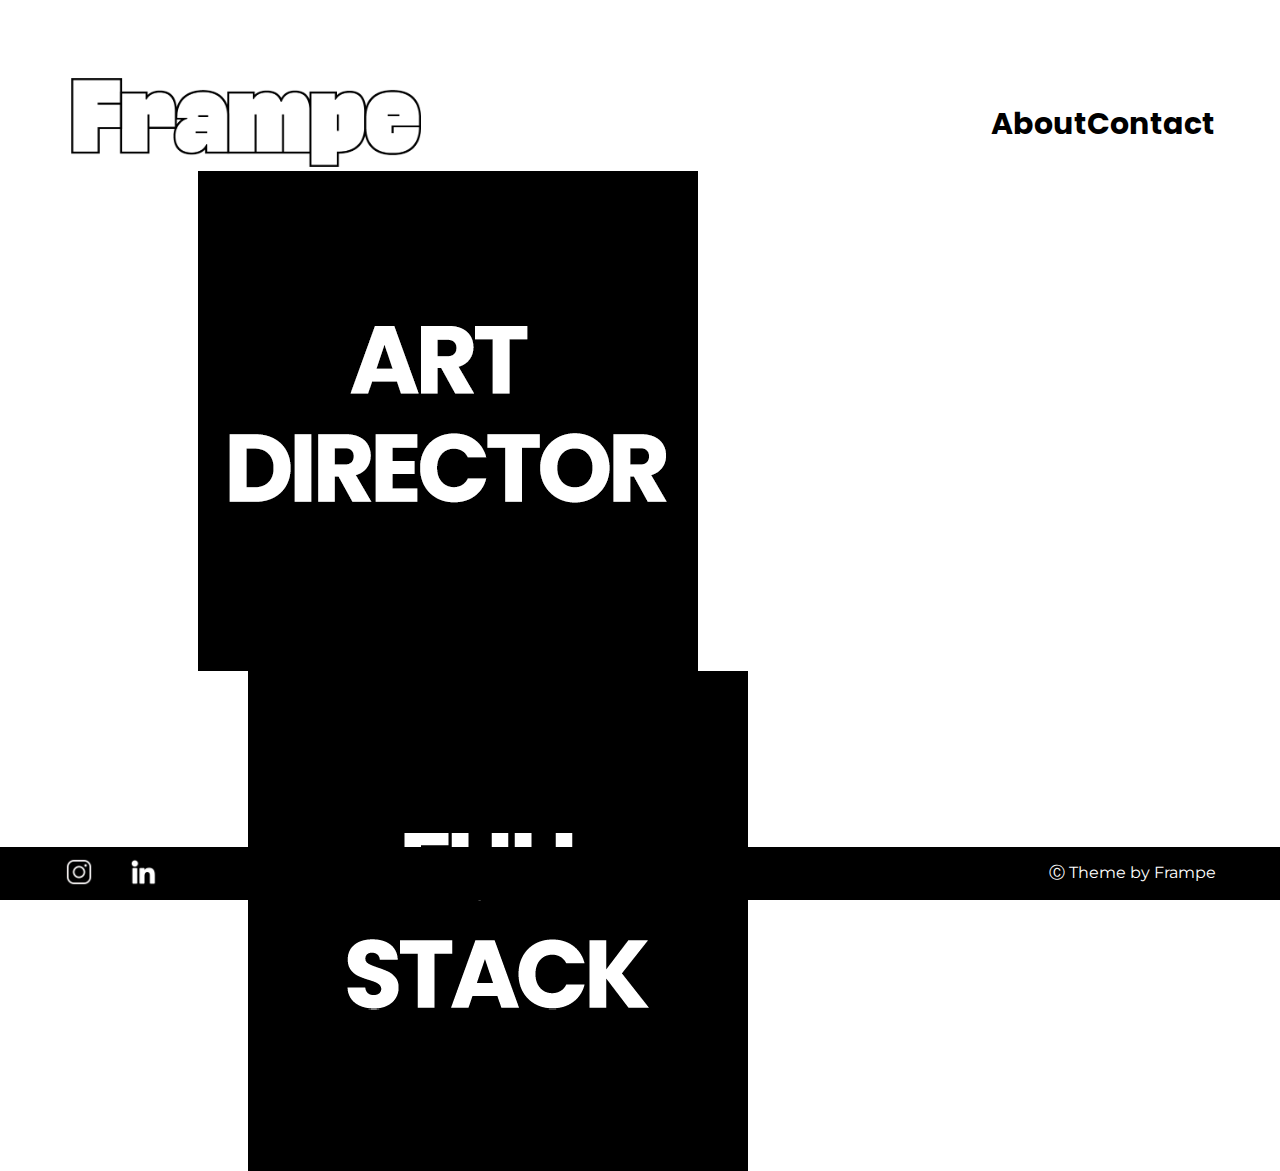
<file: index.html>
<!DOCTYPE html>
<html lang="en">
<head>
    <meta charset="UTF-8">
    <meta http-equiv="X-UA-Compatible" content="IE=edge">
    <meta name="viewport" content="width=device-width, initial-scale=1.0">
    <meta name="author" content="Frampe">
    <meta name="keywords" content="portfolio, director de arte, full stack, desarollador web">
    <title>byFrampe</title>
    <link rel="stylesheet" href="style.css">
    <link rel="shortcut icon" href="./assets/imagenes/favicon.png" type="favicon">
</head>

<body>
    <header class="header">
        <a href="index.html"><img src="./assets/imagenes/logo.png" alt="logo" class="logo"></a>
        <nav class="nav">
            <a href="./pages/storage.html" class="ocultar">Storage</a>
            <a href="./pages/about.html">About</a>
            <a href="./pages/contact.html">Contact</a>
        </nav>
    </header>
   
    <main class="profesiones">
        <section class="art-director">
            <a href="./pages/artDirector.html"><div class="art_director"></div></a>
        </section>
        
        <section class="full-stack">
            <a href="https://github.com/Frampee"><div class="full_stack"></div></a>
        </section>
    </main>
  
    <div id="footer">
        <footer class="footer">

            <section class="redes_sociales">
                <a href="https://www.instagram.com/frampee/"><img src="./assets/imagenes/instagram.png" alt="icono_instagram" class="icono_instagram"></a>
                <a href="http://www.linkedin.com/in/francisco-javier-fernández-sánchez-724993170"><img src="./assets/imagenes/linkedin.png" alt="icono_linkedin" class="icono_linkedin"></a>
            </section>

            <section class="copyrights">
                <p>&#9400 Theme by Frampe</p>
            </section>
            
        </footer>
    </div>
</body>
</html>
</file>
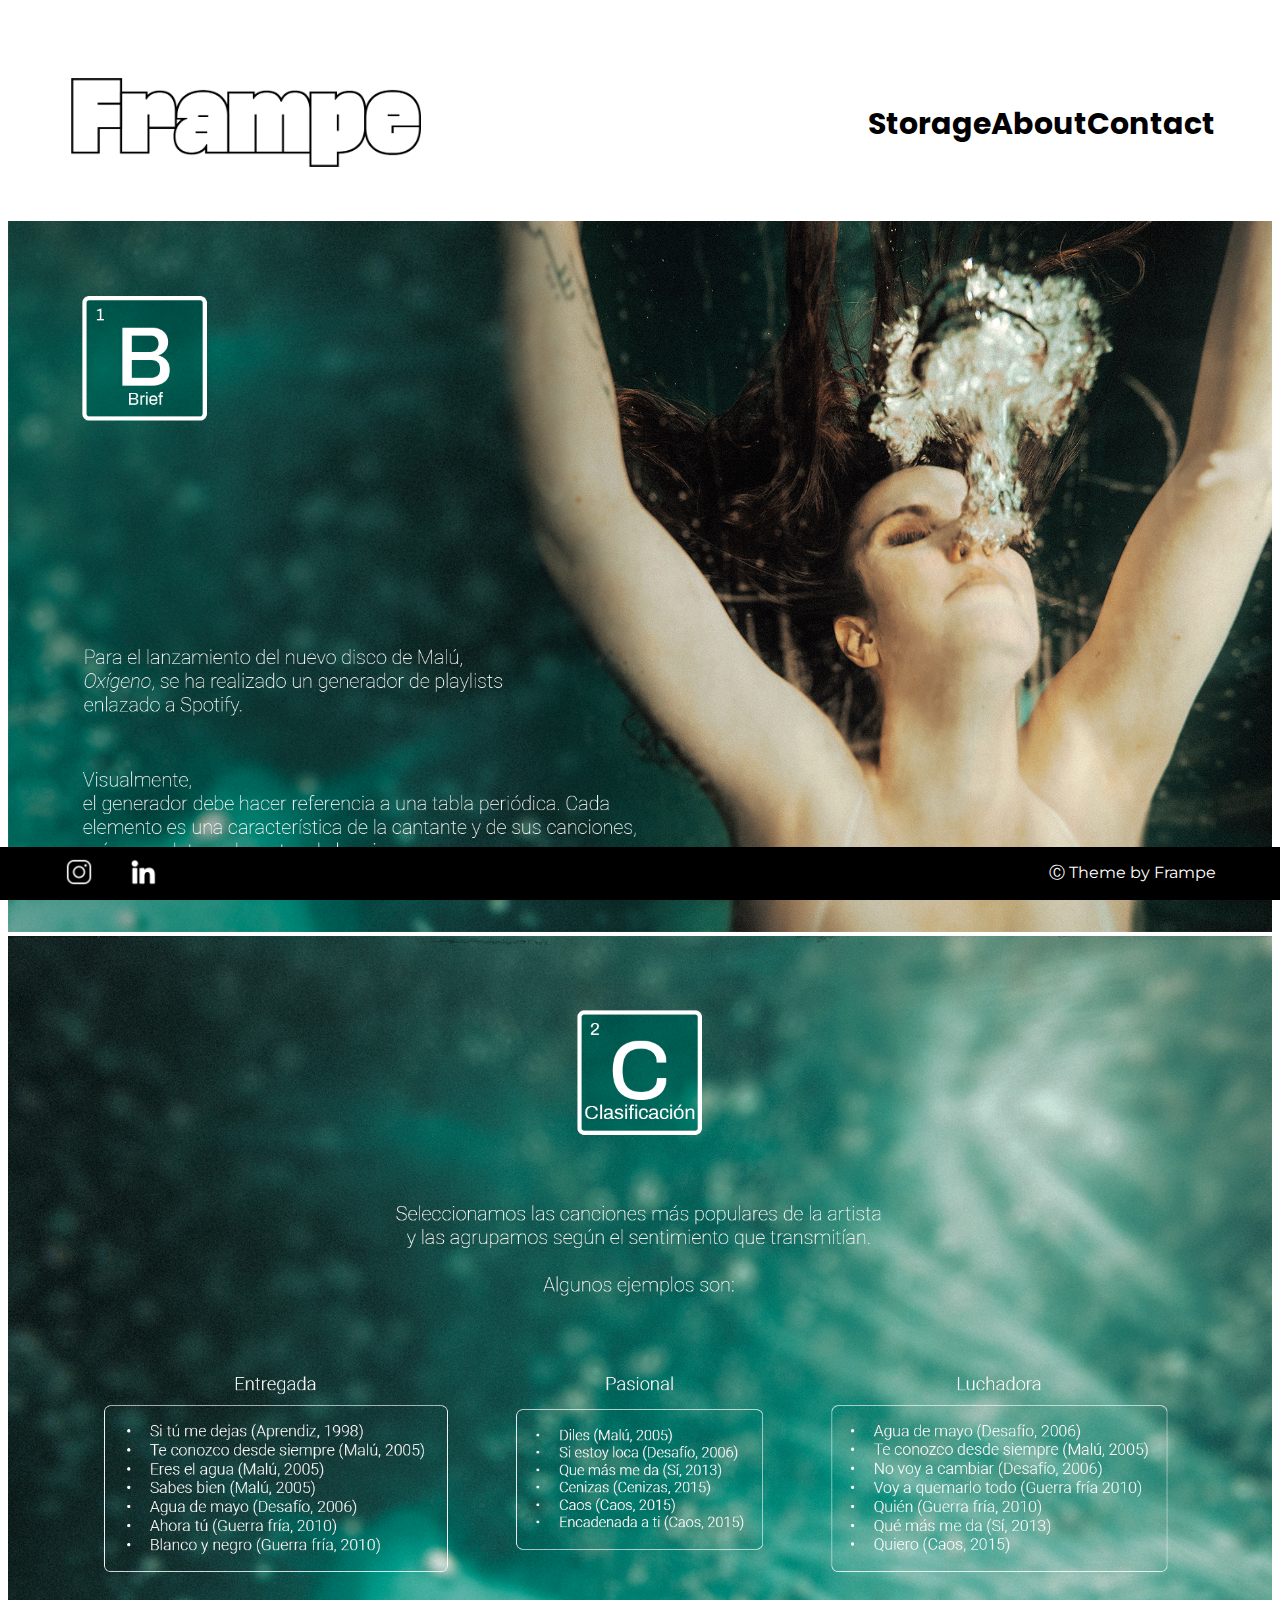
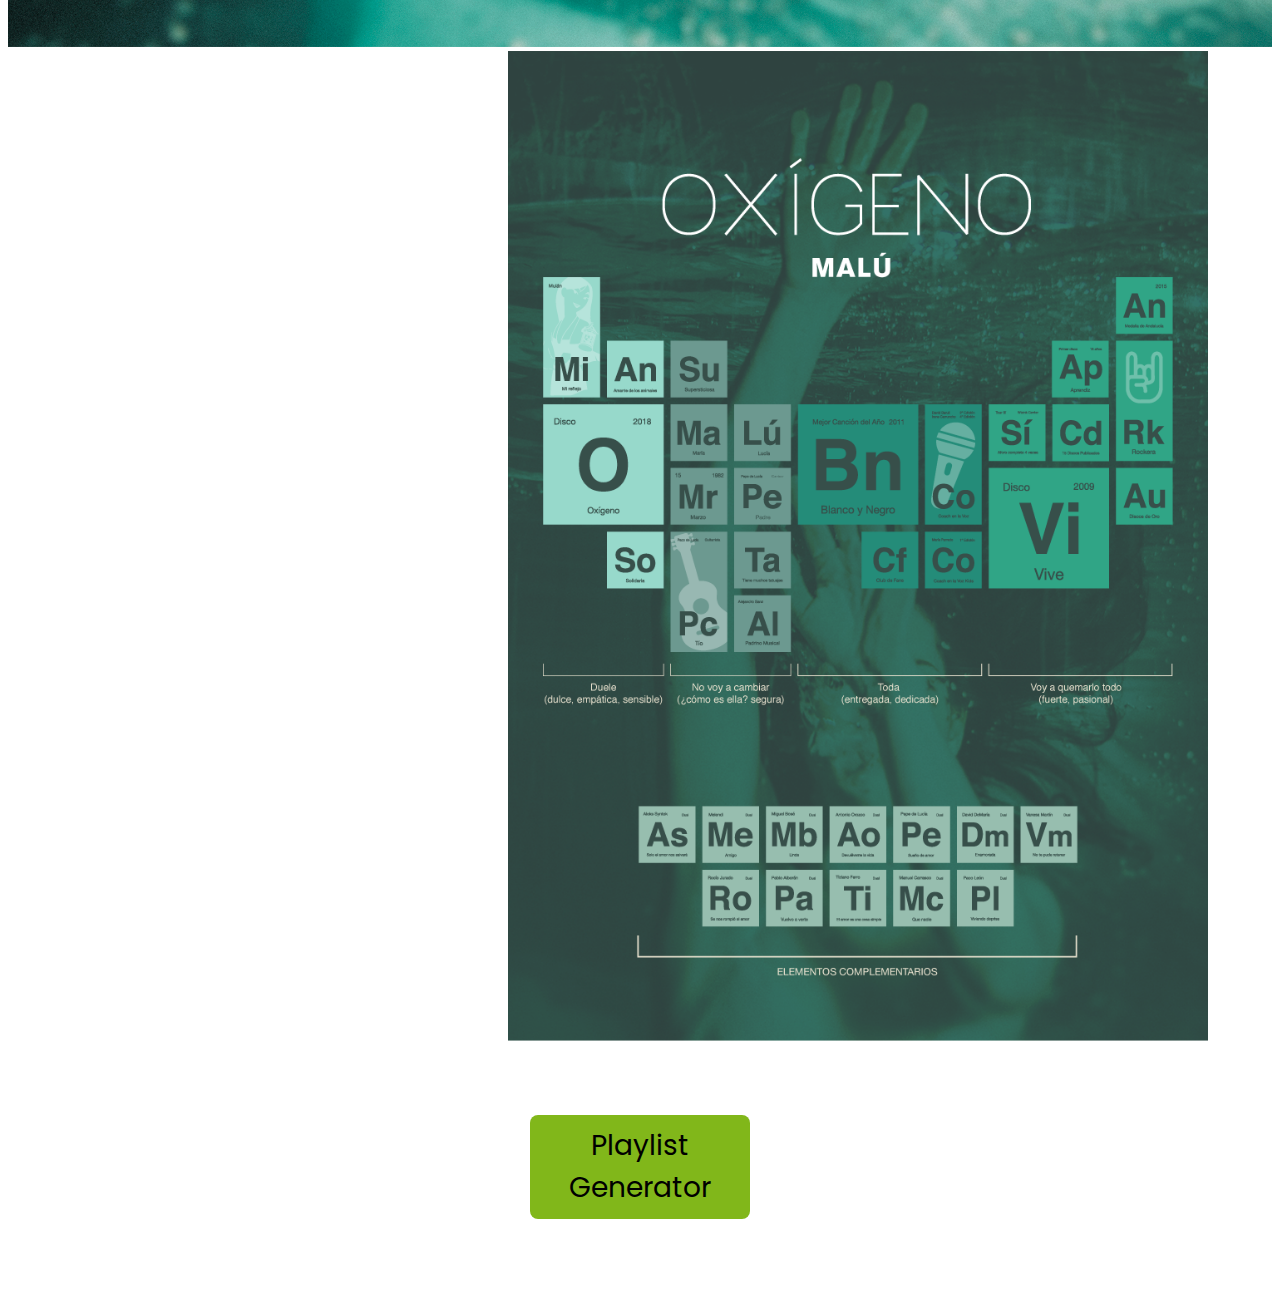
<file: pages/sony.html>
<!DOCTYPE html>
<html lang="en">
<head>
    <meta charset="UTF-8">
    <meta http-equiv="X-UA-Compatible" content="IE=edge">
    <meta name="viewport" content="width=device-width, initial-scale=1.0">
    <title>byFrampe</title>
    <link rel="stylesheet" href="../style.css">
    <link rel="shortcut icon" href="../assets/imagenes/favicon.png" type="favicon">
</head>

<body>
    <header class="header">
        <a href="../index.html"><img src="../assets/imagenes/logo.png" alt="logo" class="logo"></a>
        <nav class="nav">
            <a href="./storage.html">Storage</a>
            <a href="./about.html">About</a>
            <a href="./contact.html">Contact</a>
        </nav>
    </header>

    <section class="sony_board"> 
        <div class="sony_board_1">
            <img src="../assets/imagenes/sony_1.png">
        </div>
        <div class="sony_board_2">
            <img src="../assets/imagenes/sony_2.png">
        </div>
        <div class="sony_board_3">
            <img src="../assets/imagenes/sony_3.png">
        </div>
    </section>
    
    <section class="button">
        <a href="https://www.maluoxigeno.com/">Playlist Generator</a>
    </section>

    <div id="footer">
        <footer class="footer">

            <section class="redes_sociales">
                <a href="https://www.instagram.com/frampee/"><img src="/assets/imagenes/instagram.png" alt="icono_instagram" class="icono_instagram"></a>
                <a href="http://www.linkedin.com/in/francisco-javier-fernández-sánchez-724993170"><img src="/assets/imagenes/linkedin.png" alt="icono_linkedin" class="icono_linkedin"></a>
            </section>

            <section class="copyrights">
                <p>&#9400 Theme by Frampe</p>
            </section>
            
        </footer>
    </div>
</body>
</html>
</file>
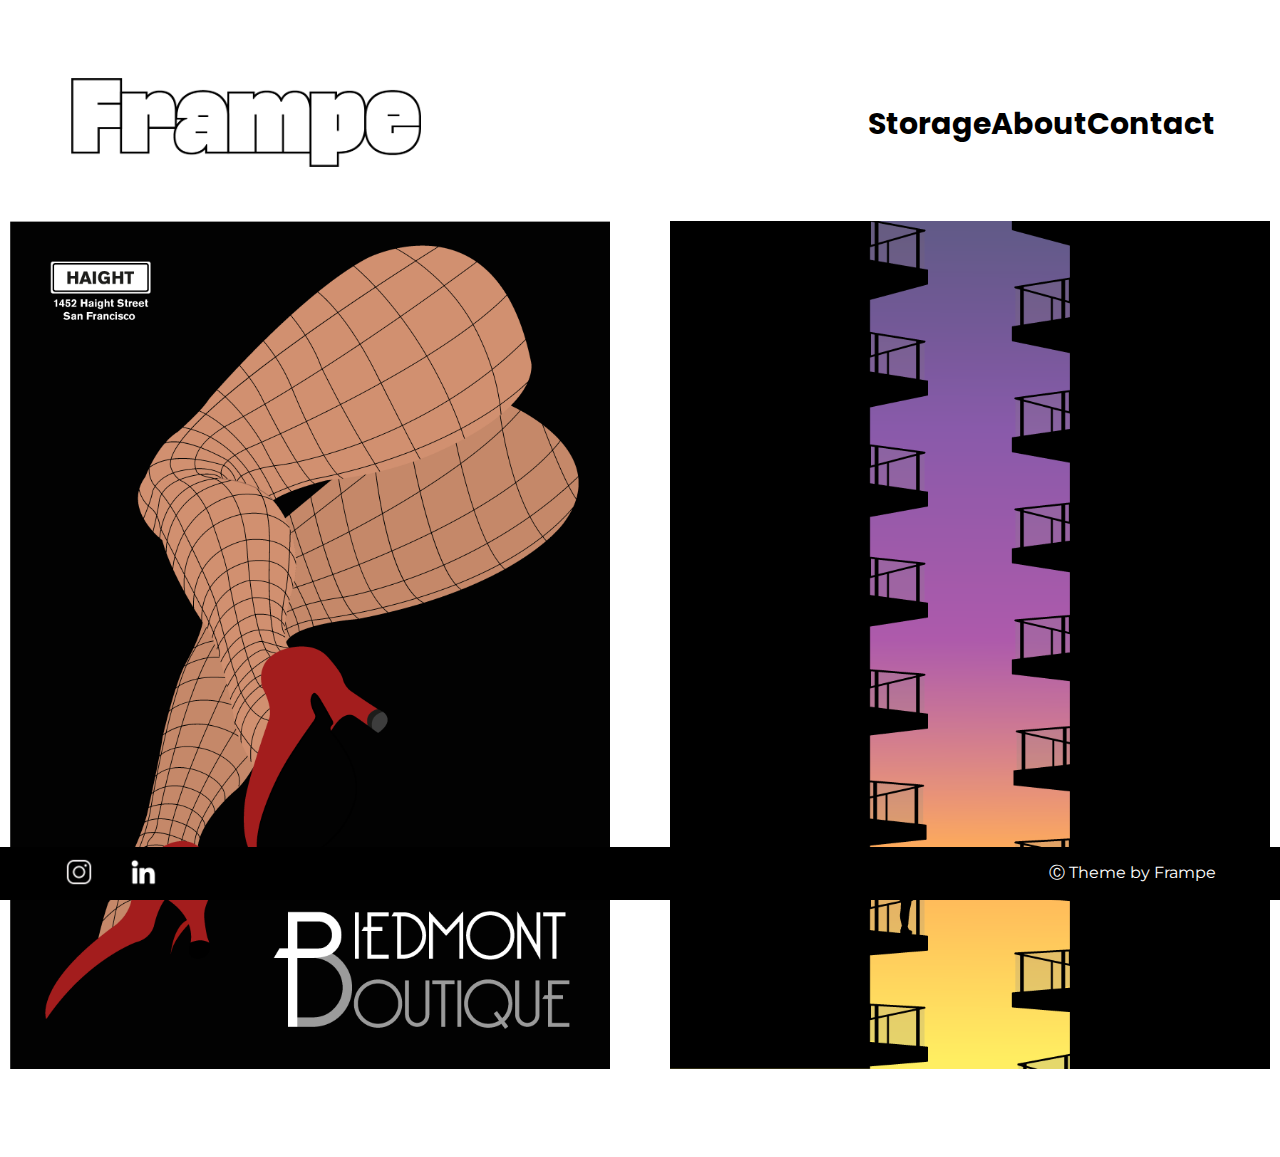
<file: pages/storage.html>
<!DOCTYPE html>
<html lang="en">
<head>
    <meta charset="UTF-8">
    <meta http-equiv="X-UA-Compatible" content="IE=edge">
    <meta name="viewport" content="width=device-width, initial-scale=1.0">
    <title>byFrampe</title>
    <link rel="stylesheet" href="../style.css">
    <link rel="shortcut icon" href="../assets/imagenes/favicon.png" type="favicon">
</head>

<body>
    <header class="header">
        <a href="../index.html"><img src="../assets/imagenes/logo.png" alt="logo" class="logo"></a>
        <nav class="nav">
            <a href="./storage.html">Storage</a>
            <a href="./about.html">About</a>
            <a href="./contact.html">Contact</a>
        </nav>
    </header>

    <div class="storage">
        <img src="../assets/imagenes/legs.png" alt="legs">
        <img src="../assets/imagenes/windows.png" alt="windows">
    </div>

    <div id="footer">
        <footer class="footer">

            <section class="redes_sociales">
                <a href="https://www.instagram.com/frampee/"><img src="../assets/imagenes/instagram.png" alt="icono_instagram" class="icono_instagram"></a>
                <a href="http://www.linkedin.com/in/francisco-javier-fernández-sánchez-724993170"><img src="../assets/imagenes/linkedin.png" alt="icono_linkedin" class="icono_linkedin"></a>
            </section>

            <section class="copyrights">
                <p>&#9400 Theme by Frampe</p>
            </section>
            
        </footer>
    </div>
</body>
</html>
</file>
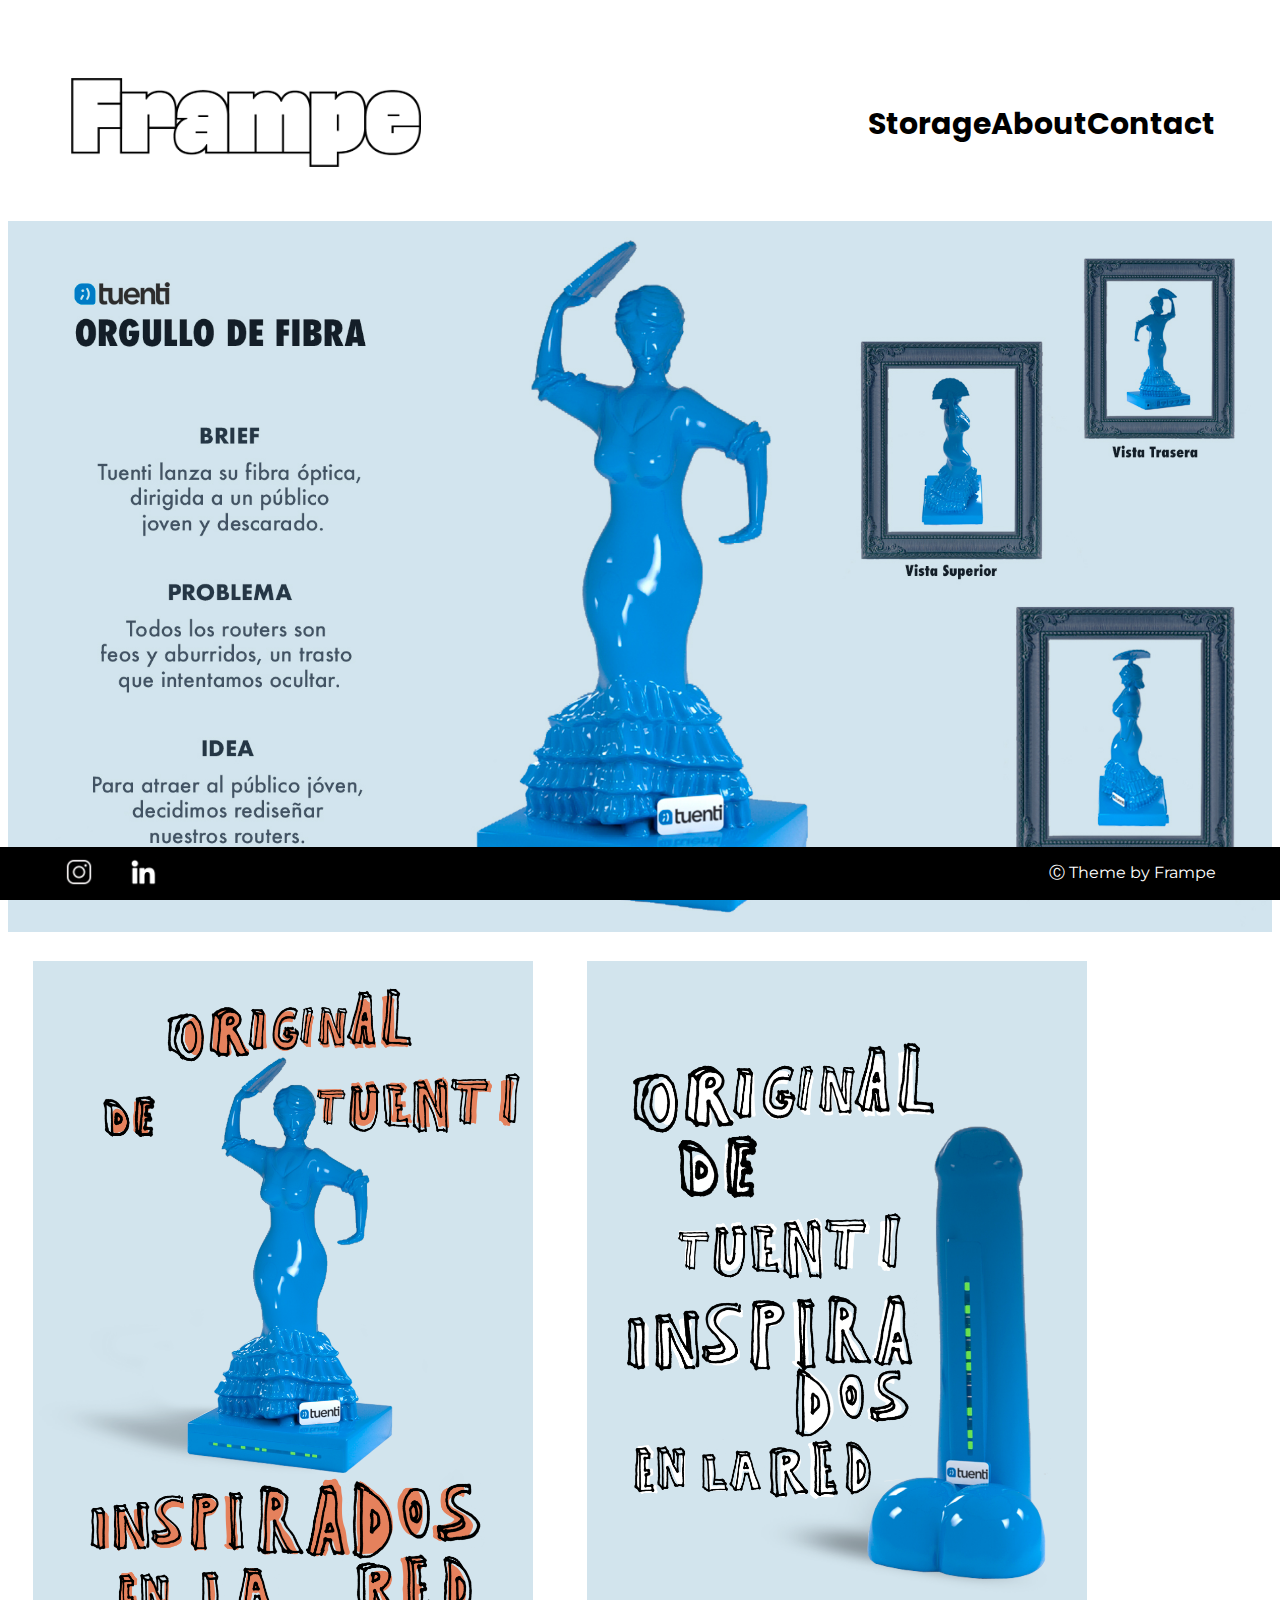
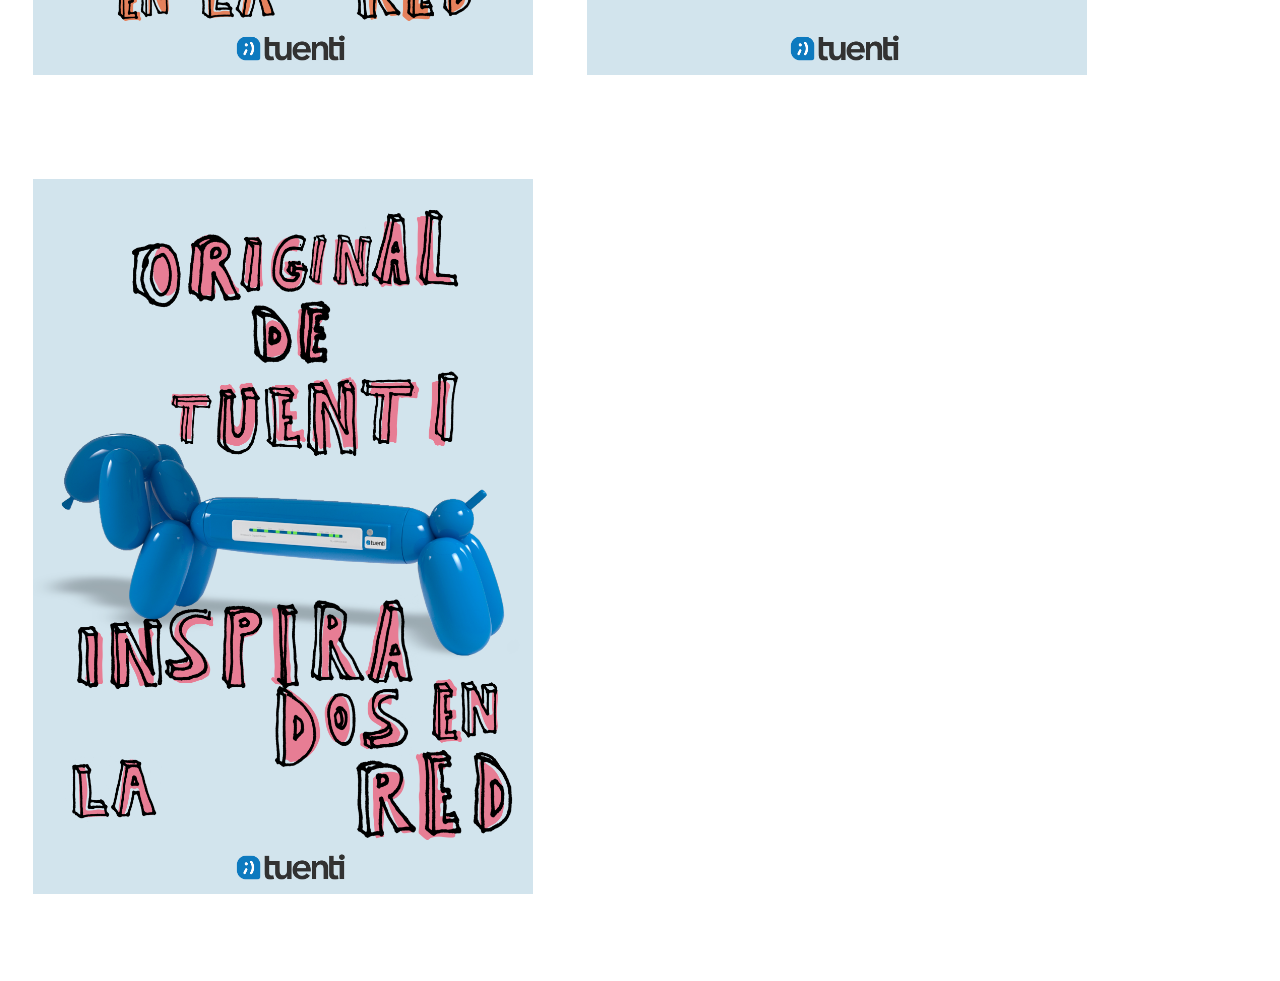
<file: pages/tuenti.html>
<!DOCTYPE html>
<html lang="en">
<head>
    <meta charset="UTF-8">
    <meta http-equiv="X-UA-Compatible" content="IE=edge">
    <meta name="viewport" content="width=device-width, initial-scale=1.0">
    <title>byFrampe</title>
    <link rel="stylesheet" href="../style.css">
    <link rel="shortcut icon" href="../assets/imagenes/favicon.png" type="favicon">
</head>

<body>
    <header class="header">
        <a href="../index.html"><img src="../assets/imagenes/logo.png" alt="logo" class="logo"></a>
        <nav class="nav">
            <a href="./storage.html">Storage</a>
            <a href="./sony.html">About</a>
            <a href="./contact.html">Contact</a>
        </nav>
    </header>

    <div class="tuenti_board">
        <img src="../assets/imagenes/tuenti_1.jpg" alt="tuenti_1">
    </div>

    <div class="posters_tuenti">
        <img src="../assets/imagenes/tuenti_a.png" alt="tuenti_2">
        <img src="../assets/imagenes/tuenti_b.png" alt="tuenti_3">
        <img src="../assets/imagenes/tuenti_c.png" alt="tuenti_4">
    </div>

    <div id="footer">
        <footer class="footer">

            <section class="redes_sociales">
                <a href="https://www.instagram.com/frampee/"><img src="../assets/imagenes/instagram.png" alt="icono_instagram" class="icono_instagram"></a>
                <a href="http://www.linkedin.com/in/francisco-javier-fernández-sánchez-724993170"><img src="../assets/imagenes/linkedin.png" alt="icono_linkedin" class="icono_linkedin"></a>
            </section>

            <section class="copyrights">
                <p>&#9400 Theme by Frampe</p>
            </section>
            
        </footer>
    </div>
</body>
</html>
</file>
<file: style.css>
@import url('https://fonts.googleapis.com/css2?family=Poppins:wght@300&display=swap'); /*Formulario de Contacto*/
@import url('https://fonts.googleapis.com/css2?family=Poppins:wght@700&display=swap'); /*Menú de navegación*/
@import url('https://fonts.googleapis.com/css2?family=Montserrat:wght@300;400&family=Roboto:wght@700&display=swap'); /*Copyrights*/

.logo{
    width: 350px;
    /* margin: 50px 50px 50px 130px; */
}

.header{
    display:flex;
    align-items: center;
    justify-content: space-between;
    margin-top: 70px;
    padding: 0 5%;
}

.nav{
    font-family: 'Poppins', sans-serif;
    font-size: 30px;
    display:flex;
    width: 30%;
    justify-content:space-between;
    font-weight: bold;
}

a{
    color:black;
    text-decoration: dashed;
}

.ocultar{
    visibility: hidden;
}

/* .profesiones{
    display:flex;
    flex-wrap: wrap;
    calc(100vh -216.766px)
} */

main{
    padding: 0px 15%;
    height: calc(100vh - 216.766px);
    display:flex;
    flex-wrap: wrap;
    justify-content: space-between;
    align-items: center;
}

body{
    display:flex;
    flex-direction: column;
    justify-content: center;
}

.art_director{
    width: 500px;
    height: 500px;
    margin-right: 50px;
    background: url(./assets/imagenes/art_director_before.png) no-repeat center;
}

.art_director:hover{
    margin-right: 50px;
    background: url(./assets/imagenes/art_director_after.png) no-repeat center;
}

.full_stack{
    width: 500px;
    height: 500px;
    margin-left: 50px;
    background: url(./assets/imagenes/full_stack_before.png) no-repeat center;
}

.full_stack:hover{
    margin-left: 50px;
    background: url(./assets/imagenes/full_stack_after.png) no-repeat center;
}

fieldset{
    width: 25%;
    margin:auto;
    text-align: center;
}

.fieldset_formularios{
    border: 4px solid #a4a5a5d7;
    border-radius: 40px;
    border-style: solid;
    color: white;
    background-color: black;
    font-family: 'Poppins', sans-serif;
}

textarea{
    resize: none;
}

#send{
    width: 90px;
    height: 50px;
    font-size: 20px;
    font-family: 'Poppins', sans-serif;
    background-color:#ffffff;
    text-align: center;
    margin: 20px 0;
    border-radius: 100px;
    border: 3px solid #a4a5a5d7;
    cursor: pointer;
    text-align: center;
}

/* .works{
    display: flex;
    margin: 50px 0px 0px 265px;
} */

.sony:hover{
    width: 480px;
    height:480px;
    margin: 10px 20px 10px 10px;
    --webkit-box-shadow: none;
    box-shadow: none;
}

.tuenti:hover{
    width: 480px;
    height:480px;
    margin: 10px 10px 10px 40px;
    -webkit-box-shadow: none;
    box-shadow: none;
}

.sony{
    width: 500px;
    height: 500px;
    margin-right: 10px;
    -webkit-box-shadow: 0px 10px 13px -7px #000000, -2px 2px 11px 0px rgba(0,0,0,0); 
    box-shadow: 0px 10px 13px -7px #000000, -2px 2px 11px 0px rgba(0,0,0,0);
}

.tuenti{
    width: 500px;
    height: 500px;
    margin-left: 30px;
    -webkit-box-shadow: 0px 10px 13px -7px #000000, -2px 2px 11px 0px rgba(0,0,0,0); 
    box-shadow: 0px 10px 13px -7px #000000, -2px 2px 11px 0px rgba(0,0,0,0);
}

.sony_board{
    align-self: center;
    margin-top: 50px;
}

.sony_board img{
    width: 100%;
}

.sony_board_3{
    width: 700px;
    padding-left: 500px;
}

 /* .sony_board_1{
    width:1920x;
    height:1080px; */
    /* background: url(/assets/imagenes/sony_1.png) no-repeat center;
    background-size: contain;
} */

/* .sony_board_2{
    width:1920x;
    height:1080px;
    background: url(/assets/imagenes/sony_2.png) no-repeat center;
    background-size: contain;
}

.sony_board_3{
    width:842px;
    height:1191px;
    background: url(/assets/imagenes/sony_3.png) no-repeat center;
    background-size: contain;
} */

.button {
    display: inline-block;
    border-radius: 8px;
    font-family: 'Poppins', sans-serif;
    background-color: #81b71a;
    border: none;
    color: #FFFFFF;
    text-align: center;
    align-self: center;
    font-size: 28px;
    padding: 10px;
    width: 200px;
    transition: all 0.5s;
    cursor: pointer;
    margin: 70px;
  }
  
  .button span {
    cursor: pointer;
    display: inline-block;
    position: relative;
    transition: 0.5s;
  }
  
  .button span:after {
    content: '\00bb';
    position: absolute;
    opacity: 0;
    top: 0;
    right: -20px;
    transition: 0.5s;
  }
  
  .button:hover span {
    padding-right: 25px;
  }
  
  .button:hover span:after {
    opacity: 1;
    right: 0;
  }

.tuenti_board{
    margin-top: 50px;
    align-self: center;
}

.tuenti_board img{
    width: 100%;
}

.posters_tuenti img{
    width: 500px;
    flex-wrap: wrap;
    padding: 25px;
    margin-bottom: 50px;
}

.storage {
    display: flex;
    margin: 20px;
    margin-bottom: 50px;
    justify-content: center;
}

.storage img{
    width: 600px;
    padding: 30px;}

#mainContainer {
    width: 100%;
    text-align: left;
    margin-top: 60px;
}

#mainContainer h3 {
    margin: 0px;
}

.textos{
    font-family: 'Poppins', sans-serif;
    margin-left: auto;
    margin-right: auto;
    margin-bottom: 60px;
    height: fit-content;
}

main>h2,h3{
    font-size: 40px;
}

.blue{
    color:dodgerblue;
}

.orange{
    color:orange;
}

.pink{
    color:orchid;
}

.brown{
    color:saddlebrown;
}

.green{
    color:limegreen;
}

.red{
    color:red;
}


.footer{
    width: 90%;
    left: 0px;
    bottom: 0px;
    position: fixed;
    background-color: black;
    display: flex;
    justify-content: space-between;
    align-items: center;
    padding: 0 5%;
}

.copyrights{
    font-family: 'Montserrat', sans-serif;
    color: white;
}

.icono_instagram,.icono_linkedin{
    width: 30px;
}

.redes_sociales>a{
    padding-right: 30px;
}
</file>
